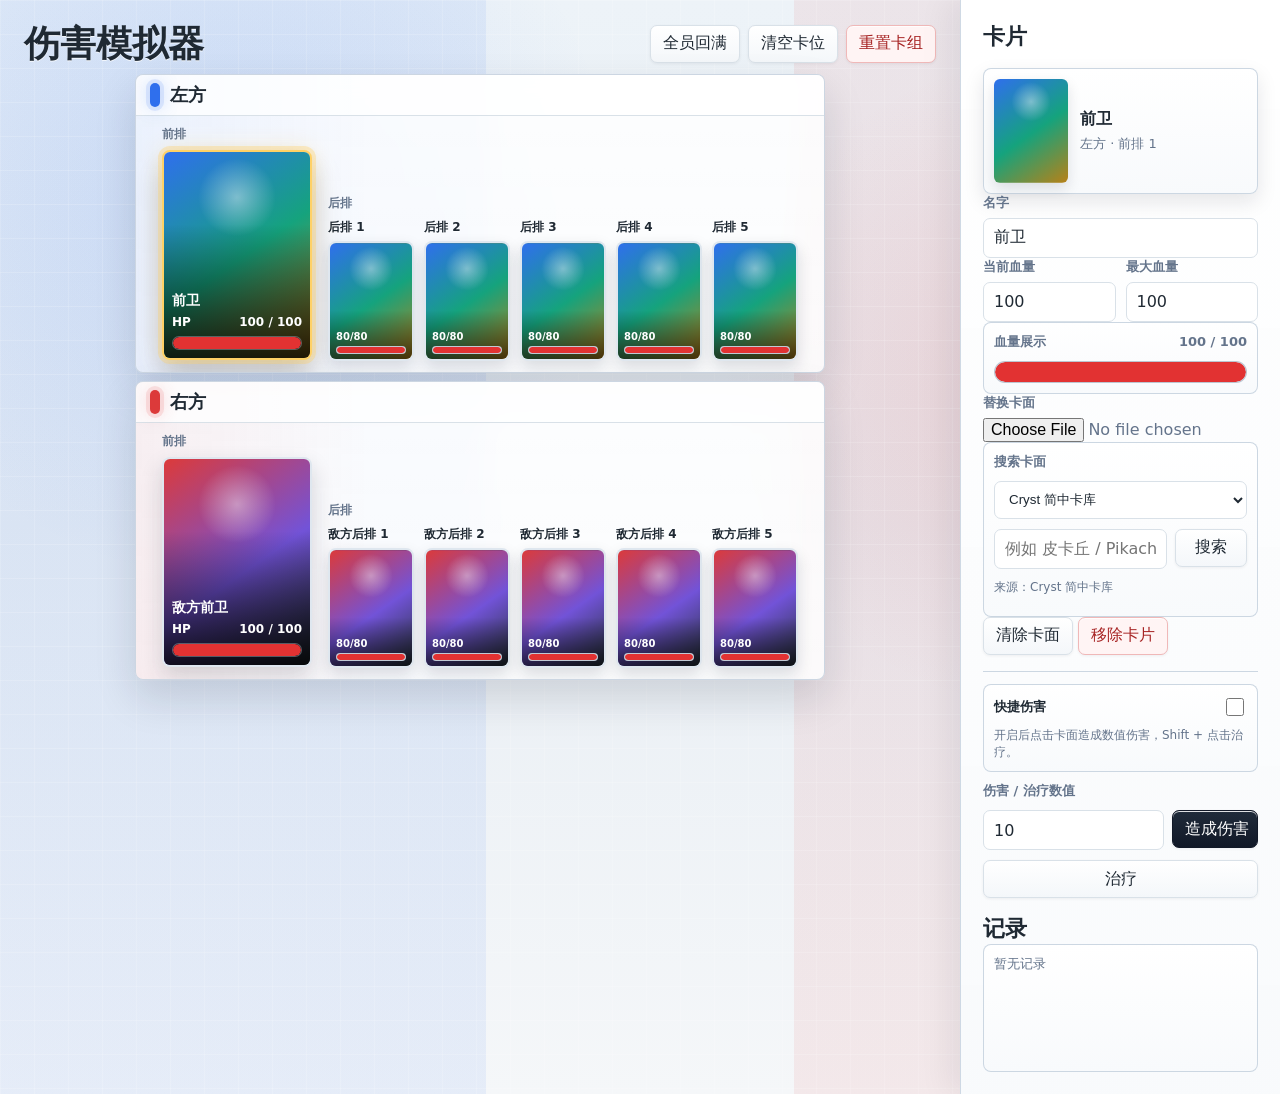
<file: index.html>
<!doctype html>
<html lang="zh-CN">
<head>
  <meta charset="utf-8">
  <meta name="viewport" content="width=device-width, initial-scale=1">
  <title>简易伤害模拟器</title>
  <style>
    :root {
      color-scheme: light;
      --ink: #1f2933;
      --muted: #64748b;
      --line: #d9e1e8;
      --paper: #f8fafc;
      --panel: #ffffff;
      --blue: #2f6fed;
      --red: #dc3a3a;
      --green: #16865f;
      --gold: #b78118;
      --black: #111827;
      --shadow: 0 18px 42px rgba(17, 24, 39, .14);
      --soft-shadow: 0 8px 20px rgba(17, 24, 39, .1);
    }

    * {
      box-sizing: border-box;
    }

    body {
      margin: 0;
      min-height: 100vh;
      font-family: Inter, "PingFang SC", "Microsoft YaHei", system-ui, sans-serif;
      color: var(--ink);
      background:
        linear-gradient(90deg, rgba(47, 111, 237, .08) 0 38%, transparent 38% 62%, rgba(220, 58, 58, .08) 62%),
        radial-gradient(circle at 18% 18%, rgba(47, 111, 237, .12), transparent 28%),
        radial-gradient(circle at 82% 35%, rgba(220, 58, 58, .1), transparent 26%),
        linear-gradient(180deg, #edf3f8 0%, #e8eef4 48%, #f5f7f9 100%);
    }

    button,
    input {
      font: inherit;
    }

    button {
      cursor: pointer;
    }

    .app {
      min-height: 100vh;
      display: grid;
      grid-template-columns: minmax(0, 1fr) 320px;
    }

    .arena-wrap {
      padding: 24px;
      min-width: 0;
      background:
        linear-gradient(rgba(255, 255, 255, .16) 1px, transparent 1px),
        linear-gradient(90deg, rgba(255, 255, 255, .14) 1px, transparent 1px);
      background-size: 34px 34px;
    }

    .topbar {
      display: flex;
      align-items: center;
      justify-content: space-between;
      gap: 16px;
      margin-bottom: 10px;
    }

    h1 {
      margin: 0;
      font-size: clamp(24px, 3vw, 36px);
      line-height: 1.1;
      letter-spacing: 0;
      text-shadow: 0 1px 0 rgba(255, 255, 255, .75);
    }

    .toolbar {
      display: flex;
      flex-wrap: wrap;
      gap: 8px;
      justify-content: flex-end;
    }

    .btn {
      border: 1px solid var(--line);
      background: linear-gradient(180deg, #ffffff, #f4f7fa);
      color: var(--ink);
      height: 38px;
      padding: 0 12px;
      border-radius: 7px;
      box-shadow: 0 1px 0 rgba(255, 255, 255, .85) inset, 0 1px 3px rgba(17, 24, 39, .06);
      transition: transform .15s ease, border-color .15s ease, background .15s ease, box-shadow .15s ease;
      white-space: nowrap;
    }

    .btn:hover {
      transform: translateY(-1px);
      border-color: #a9b8c8;
      box-shadow: 0 1px 0 rgba(255, 255, 255, .9) inset, 0 8px 16px rgba(17, 24, 39, .09);
    }

    .btn:disabled,
    input:disabled {
      cursor: not-allowed;
      opacity: .48;
    }

    .btn.primary {
      background: linear-gradient(180deg, #202b3a, var(--black));
      border-color: var(--black);
      color: white;
    }

    .btn.danger {
      background: #fff4f4;
      border-color: #f0b8b8;
      color: #a62222;
    }

    .battlefield {
      display: grid;
      grid-template-columns: 1fr;
      gap: 8px;
      justify-items: center;
    }

    .side {
      width: min(100%, 690px);
      min-width: 0;
      background:
        linear-gradient(90deg, rgba(47, 111, 237, .08), transparent 34%),
        rgba(255, 255, 255, .82);
      border: 1px solid rgba(202, 213, 225, .96);
      border-radius: 8px;
      box-shadow: var(--shadow);
      overflow: hidden;
      backdrop-filter: blur(10px);
    }

    .side.right {
      background:
        linear-gradient(90deg, rgba(220, 58, 58, .08), transparent 34%),
        rgba(255, 255, 255, .82);
    }

    .side-header {
      display: flex;
      align-items: center;
      gap: 10px;
      padding: 8px 14px;
      border-bottom: 1px solid var(--line);
      background: rgba(255, 255, 255, .78);
    }

    .side-mark {
      width: 10px;
      height: 24px;
      border-radius: 999px;
      background: var(--blue);
      flex: 0 0 auto;
      box-shadow: 0 0 0 4px rgba(47, 111, 237, .12), 0 0 18px rgba(47, 111, 237, .35);
    }

    .side.right .side-mark {
      background: var(--red);
      box-shadow: 0 0 0 4px rgba(220, 58, 58, .12), 0 0 18px rgba(220, 58, 58, .3);
    }

    .side-title {
      margin: 0;
      font-size: 18px;
      letter-spacing: 0;
    }

    .formation {
      padding: 10px 14px;
      display: grid;
      grid-template-columns: 150px max-content;
      gap: 16px;
      align-items: end;
      justify-content: center;
      background: linear-gradient(180deg, rgba(255, 255, 255, .18), rgba(255, 255, 255, .04));
    }

    .row-label {
      margin: 0 0 7px;
      color: var(--muted);
      font-size: 12px;
      font-weight: 800;
    }

    .front-row,
    .back-row {
      display: grid;
      gap: 10px;
    }

    .front-row {
      grid-template-columns: 150px;
      justify-content: center;
    }

    .back-row {
      grid-template-columns: repeat(5, 86px);
      align-items: end;
      justify-content: start;
    }

    .slot {
      min-width: 0;
    }

    .back-row .slot {
      display: grid;
      gap: 5px;
    }

    .slot-name {
      min-height: 16px;
      color: var(--ink);
      font-size: 12px;
      font-weight: 850;
      overflow: hidden;
      text-overflow: ellipsis;
      white-space: nowrap;
      letter-spacing: 0;
      text-shadow: 0 1px 0 rgba(255, 255, 255, .75);
    }

    .card {
      position: relative;
      width: 100%;
      aspect-ratio: 3 / 4.2;
      min-height: 112px;
      border: 2px solid transparent;
      border-radius: 8px;
      padding: 0;
      overflow: hidden;
      background: #dfe7ef;
      color: white;
      box-shadow: 0 10px 22px rgba(17, 24, 39, .16);
      transition: transform .16s ease, border-color .16s ease, box-shadow .16s ease, opacity .2s ease, filter .2s ease;
      animation: cardIn .22s ease both;
    }

    .front-row .card {
      min-height: 164px;
    }

    .back-row .card {
      min-height: 92px;
      box-shadow: 0 7px 16px rgba(17, 24, 39, .14);
    }

    .back-row .card::after {
      background: linear-gradient(180deg, transparent 58%, rgba(0, 0, 0, .62));
    }

    .back-row .hp-tube {
      height: 8px;
      margin-top: 4px;
      border-color: rgba(31, 41, 51, .14);
      background: #dbe4ee;
    }

    .back-row .card-info {
      left: 6px;
      right: 6px;
      bottom: 5px;
    }

    .back-row .name {
      display: none;
    }

    .back-row .hp-text {
      margin-top: 0;
      font-size: 10px;
      line-height: 1;
    }

    .back-row .hp-text span:first-child {
      display: none;
    }

    .card:hover {
      transform: translateY(-3px);
      box-shadow: 0 16px 30px rgba(17, 24, 39, .2);
    }

    .card.selected {
      border-color: #ffd166;
      box-shadow: 0 0 0 4px rgba(255, 209, 102, .34), 0 0 22px rgba(255, 209, 102, .32), 0 18px 30px rgba(17, 24, 39, .22);
    }

    .card.defeated {
      filter: grayscale(.9);
      opacity: .58;
    }

    .card.hit {
      animation: hurt .45s ease;
    }

    .card.heal {
      animation: heal .5s ease;
    }

    .card.placeholder {
      display: grid;
      place-items: center;
      background:
        linear-gradient(135deg, rgba(255, 255, 255, .5), rgba(241, 245, 249, .28)),
        repeating-linear-gradient(135deg, rgba(100, 116, 139, .08) 0 1px, transparent 1px 8px);
      border: 1px solid rgba(148, 163, 184, .58);
      box-shadow: none;
      opacity: .86;
    }

    .card.placeholder:hover {
      border-color: rgba(47, 111, 237, .42);
      box-shadow: 0 0 0 4px rgba(47, 111, 237, .08);
    }

    .card.placeholder::after {
      display: none;
    }

    .slot-line {
      width: 58%;
      height: 2px;
      border-radius: 999px;
      background: rgba(100, 116, 139, .48);
      box-shadow:
        0 8px 0 rgba(100, 116, 139, .18),
        0 -8px 0 rgba(100, 116, 139, .12),
        18px 0 0 -1px rgba(100, 116, 139, .16),
        -18px 0 0 -1px rgba(100, 116, 139, .16);
    }

    .art {
      position: absolute;
      inset: 0;
      background:
        radial-gradient(circle at 50% 22%, rgba(255, 255, 255, .42), transparent 22%),
        linear-gradient(145deg, #2f6fed, #15a37d 52%, #b78118);
      background-size: cover;
      background-position: center;
    }

    .side.right .art {
      background:
        radial-gradient(circle at 50% 22%, rgba(255, 255, 255, .42), transparent 22%),
        linear-gradient(145deg, #dc3a3a, #7253d8 55%, #263238);
      background-size: cover;
      background-position: center;
    }

    .card::after {
      content: "";
      position: absolute;
      inset: 0;
      background: linear-gradient(180deg, transparent 35%, rgba(0, 0, 0, .82));
      pointer-events: none;
    }

    .card-info {
      position: absolute;
      left: 8px;
      right: 8px;
      bottom: 8px;
      z-index: 1;
      text-align: left;
    }

    .name {
      display: block;
      overflow: hidden;
      text-overflow: ellipsis;
      white-space: nowrap;
      font-weight: 800;
      font-size: 14px;
      letter-spacing: 0;
    }

    .hp-text {
      display: flex;
      align-items: center;
      justify-content: space-between;
      gap: 6px;
      margin-top: 5px;
      font-size: 12px;
      font-weight: 700;
    }

    .hp-tube {
      position: relative;
      display: block;
      height: 14px;
      border-radius: 999px;
      overflow: hidden;
      margin-top: 7px;
      background: rgba(17, 24, 39, .5);
      border: 1px solid rgba(255, 255, 255, .3);
    }

    .hp-fill {
      position: relative;
      display: block;
      height: 100%;
      width: 100%;
      min-width: 0;
      border-radius: inherit;
      background: #e23232;
      transition: width .38s ease;
    }

    .hp-tube.large {
      height: 22px;
      margin-top: 10px;
      border-color: rgba(31, 41, 51, .16);
      background: #dbe4ee;
    }

    .float {
      position: absolute;
      inset-inline: 0;
      top: 20%;
      z-index: 3;
      margin: auto;
      width: max-content;
      padding: 4px 9px;
      border-radius: 999px;
      background: rgba(17, 24, 39, .82);
      color: white;
      font-size: 18px;
      font-weight: 900;
      opacity: 0;
      pointer-events: none;
      box-shadow: 0 8px 18px rgba(17, 24, 39, .28);
    }

    .float.show {
      animation: floatText .7s ease forwards;
    }

    .inspector {
      min-height: 100vh;
      border-left: 1px solid rgba(202, 213, 225, .9);
      background:
        linear-gradient(180deg, rgba(255, 255, 255, .92), rgba(248, 250, 252, .94)),
        #ffffff;
      padding: 22px;
      display: flex;
      flex-direction: column;
      gap: 16px;
      box-shadow: -14px 0 28px rgba(17, 24, 39, .06);
    }

    .panel-title {
      margin: 0;
      font-size: 22px;
      letter-spacing: 0;
    }

    .selected-mini {
      display: grid;
      grid-template-columns: 74px minmax(0, 1fr);
      gap: 12px;
      align-items: center;
      padding: 10px;
      border: 1px solid rgba(202, 213, 225, .95);
      border-radius: 8px;
      background: linear-gradient(180deg, #ffffff, #f8fafc);
      box-shadow: var(--soft-shadow);
    }

    .mini-art {
      width: 74px;
      aspect-ratio: 3 / 4.2;
      border-radius: 6px;
      background:
        radial-gradient(circle at 50% 22%, rgba(255, 255, 255, .42), transparent 22%),
        linear-gradient(145deg, #2f6fed, #15a37d 52%, #b78118);
      background-size: cover;
      background-position: center;
      box-shadow: 0 6px 14px rgba(17, 24, 39, .12);
    }

    .mini-art.empty-art {
      display: grid;
      place-items: center;
      border: 1px dashed rgba(100, 116, 139, .62);
      background: rgba(255, 255, 255, .42);
      box-shadow: none;
    }

    .mini-name {
      margin: 0;
      font-weight: 850;
      overflow-wrap: anywhere;
    }

    .mini-position {
      margin: 5px 0 0;
      color: var(--muted);
      font-size: 13px;
    }

    .field {
      display: grid;
      gap: 6px;
    }

    label {
      color: var(--muted);
      font-size: 13px;
      font-weight: 700;
    }

    input[type="text"],
    input[type="number"] {
      width: 100%;
      height: 40px;
      border: 1px solid var(--line);
      border-radius: 7px;
      padding: 0 10px;
      background: #ffffff;
      color: var(--ink);
      outline: none;
      box-shadow: 0 1px 0 rgba(255, 255, 255, .9) inset;
    }

    input[type="text"]:focus,
    input[type="number"]:focus {
      border-color: var(--blue);
      box-shadow: 0 0 0 3px rgba(47, 111, 237, .12);
    }

    input[type="file"] {
      width: 100%;
      color: var(--muted);
    }

    .split {
      display: grid;
      grid-template-columns: 1fr 1fr;
      gap: 10px;
    }

    .hp-preview {
      padding: 10px;
      border: 1px solid rgba(202, 213, 225, .95);
      border-radius: 8px;
      background: linear-gradient(180deg, #ffffff, #f8fafc);
    }

    .hp-preview-top {
      display: flex;
      align-items: center;
      justify-content: space-between;
      gap: 10px;
      color: var(--muted);
      font-size: 13px;
      font-weight: 800;
    }

    .card-search {
      display: grid;
      gap: 10px;
      padding: 10px;
      border: 1px solid rgba(202, 213, 225, .95);
      border-radius: 8px;
      background: linear-gradient(180deg, #ffffff, #f8fafc);
    }

    .search-row {
      display: grid;
      grid-template-columns: minmax(0, 1fr) 72px;
      gap: 8px;
    }

    .search-source {
      width: 100%;
      height: 38px;
      border: 1px solid var(--line);
      border-radius: 7px;
      padding: 0 10px;
      background: white;
      color: var(--ink);
      box-shadow: 0 1px 0 rgba(255, 255, 255, .9) inset;
    }

    .search-results {
      display: grid;
      grid-template-columns: repeat(3, minmax(0, 1fr));
      gap: 8px;
      max-height: 260px;
      overflow: auto;
    }

    .search-card {
      border: 1px solid rgba(202, 213, 225, .95);
      border-radius: 7px;
      background: linear-gradient(180deg, #ffffff, #f8fafc);
      padding: 6px;
      text-align: left;
      display: grid;
      gap: 6px;
      min-width: 0;
      transition: transform .15s ease, border-color .15s ease, box-shadow .15s ease;
    }

    .search-card:hover {
      border-color: #a9b8c8;
      transform: translateY(-2px);
      box-shadow: 0 10px 18px rgba(17, 24, 39, .1);
    }

    .search-card img {
      width: 100%;
      aspect-ratio: 3 / 4.2;
      object-fit: cover;
      border-radius: 5px;
      background: #e5eaf0;
      box-shadow: 0 5px 10px rgba(17, 24, 39, .08);
    }

    .search-card span {
      overflow: hidden;
      text-overflow: ellipsis;
      white-space: nowrap;
      font-size: 12px;
      font-weight: 800;
    }

    .search-card small,
    .search-status {
      color: var(--muted);
      font-size: 12px;
    }

    .actions {
      display: grid;
      gap: 10px;
      padding: 12px 0 0;
      border-top: 1px solid rgba(202, 213, 225, .95);
    }

    .amount-row {
      display: grid;
      grid-template-columns: minmax(0, 1fr) 86px;
      gap: 8px;
    }

    .quick-panel {
      display: grid;
      gap: 8px;
      padding: 10px;
      border: 1px solid rgba(202, 213, 225, .95);
      border-radius: 8px;
      background: linear-gradient(180deg, #ffffff, #f8fafc);
    }

    .toggle-row {
      display: flex;
      align-items: center;
      justify-content: space-between;
      gap: 10px;
      color: var(--ink);
      font-size: 13px;
      font-weight: 800;
    }

    .toggle-row input {
      width: 18px;
      height: 18px;
      accent-color: var(--black);
      flex: 0 0 auto;
    }

    .hint {
      margin: 0;
      color: var(--muted);
      font-size: 12px;
      line-height: 1.45;
    }

    .log {
      min-height: 128px;
      max-height: 220px;
      overflow: auto;
      padding: 10px;
      border: 1px solid rgba(202, 213, 225, .95);
      border-radius: 8px;
      background: linear-gradient(180deg, #ffffff, #f8fafc);
      color: var(--muted);
      font-size: 13px;
      line-height: 1.45;
    }

    .log p {
      margin: 0 0 8px;
      padding: 0 0 7px;
      border-bottom: 1px solid rgba(226, 232, 240, .78);
    }

    .log p:last-child {
      border-bottom: 0;
    }

    .empty {
      color: var(--muted);
      line-height: 1.55;
    }

    @keyframes hurt {
      0%, 100% { transform: translateX(0); }
      12% { transform: translateX(-8px) rotate(-1.2deg); }
      28% { transform: translateX(7px) rotate(1deg); }
      44% { transform: translateX(-5px) rotate(-.8deg); }
      60% { transform: translateX(3px); box-shadow: 0 0 0 999px rgba(220, 58, 58, .36) inset, 0 16px 28px rgba(17, 24, 39, .2); filter: saturate(1.25); }
    }

    @keyframes heal {
      0%, 100% { transform: translateY(0); }
      30% { transform: translateY(-5px); box-shadow: 0 0 0 999px rgba(22, 134, 95, .22) inset, 0 16px 28px rgba(17, 24, 39, .2); }
    }

    @keyframes cardIn {
      0% { opacity: 0; transform: translateY(5px) scale(.98); }
      100% { opacity: 1; transform: translateY(0) scale(1); }
    }

    @keyframes floatText {
      0% { opacity: 0; transform: translateY(12px) scale(.9); }
      18% { opacity: 1; }
      100% { opacity: 0; transform: translateY(-34px) scale(1.05); }
    }

    @media (max-width: 1100px) {
      .app {
        grid-template-columns: 1fr;
      }

      .inspector {
        min-height: auto;
        border-left: 0;
        border-top: 1px solid var(--line);
      }
    }

    @media (max-width: 820px) {
      .arena-wrap {
        padding: 16px;
      }

      .topbar,
      .battlefield {
        grid-template-columns: 1fr;
        display: grid;
      }

      .toolbar {
        justify-content: start;
      }

      .formation {
        grid-template-columns: 128px minmax(0, 1fr);
        gap: 10px;
      }

      .front-row {
        grid-template-columns: 128px;
      }

      .back-row {
        grid-template-columns: repeat(5, clamp(54px, 12vw, 74px));
        gap: 6px;
      }

      .card {
        min-height: 108px;
      }

      .name {
        font-size: 12px;
      }

      .hp-text {
        font-size: 11px;
      }
    }
  </style>
</head>
<body>
  <main class="app">
    <section class="arena-wrap">
      <header class="topbar">
        <div>
          <h1>伤害模拟器</h1>
        </div>
        <div class="toolbar" aria-label="全局操作">
          <button class="btn" id="fullHealBtn" type="button">全员回满</button>
          <button class="btn" id="clearAllBtn" type="button">清空卡位</button>
          <button class="btn danger" id="resetBtn" type="button">重置卡组</button>
        </div>
      </header>

      <section class="battlefield" id="battlefield" aria-label="战场"></section>
    </section>

    <aside class="inspector" aria-label="卡片编辑">
      <h2 class="panel-title">卡片</h2>
      <div id="selectedPanel"></div>
      <div class="actions">
        <div class="quick-panel">
          <label class="toggle-row" for="quickModeInput">
            <span>快捷伤害</span>
            <input id="quickModeInput" type="checkbox">
          </label>
          <p class="hint">开启后点击卡面造成数值伤害，Shift + 点击治疗。</p>
        </div>
        <label for="amountInput">伤害 / 治疗数值</label>
        <div class="amount-row">
          <input id="amountInput" type="number" min="0" step="1" value="10">
          <button class="btn primary" id="damageBtn" type="button">造成伤害</button>
        </div>
        <button class="btn" id="healBtn" type="button">治疗</button>
      </div>
      <section>
        <h2 class="panel-title">记录</h2>
        <div class="log" id="log"></div>
      </section>
    </aside>
  </main>

  <script>
    const STORAGE_KEY = "simple-damage-simulator-v1";
    const teams = [
      { id: "left", name: "左方", className: "left" },
      { id: "right", name: "右方", className: "right" }
    ];
    const oldSetMap = {
      BS: "base1", JU: "base2", FO: "base3", TR: "base5", G1: "gym1", G2: "gym2",
      N1: "neo1", N2: "neo2", N3: "neo3", N4: "neo4", E1: "ecard1", E2: "ecard2", E3: "ecard3",
      RS: "ex1", SS: "ex2", DR: "ex3", MA: "ex4", HL: "ex5", RG: "ex6", TRR: "ex7", DX: "ex8",
      EM: "ex9", UF: "ex10", DS: "ex11", LM: "ex12", HP: "ex13", CG: "ex14", DF: "ex15", PK: "ex16",
      DP: "dp1", MT: "dp2", SW: "dp3", GE: "dp4", MD: "dp5", LA: "dp6", SF: "dp7", PL: "pl1",
      RR: "pl2", SV: "pl3", AR: "pl4", WP: "basep", NP: "np", DPP: "dpp", P1: "pop1", P2: "pop2",
      P3: "pop3", P4: "pop4", P5: "pop5", P6: "pop6", P7: "pop7", P8: "pop8", P9: "pop9",
      BS2: "base4", LC: "base6", SI: "si1", BG: "bp", RM: "ru1"
    };
    let limitlessSocket = null;
    let limitlessSocketReady = false;
    let limitlessPendingSearch = null;

    const defaultCards = [];
    teams.forEach((team) => {
      defaultCards.push({
        id: `${team.id}-front-1`,
        team: team.id,
        row: "front",
        pos: 1,
        name: team.id === "left" ? "前卫" : "敌方前卫",
        hp: 100,
        maxHp: 100,
        occupied: true,
        image: ""
      });
      for (let i = 1; i <= 5; i += 1) {
        defaultCards.push({
          id: `${team.id}-back-${i}`,
          team: team.id,
          row: "back",
          pos: i,
          name: team.id === "left" ? `后排 ${i}` : `敌方后排 ${i}`,
          hp: 80,
          maxHp: 80,
          occupied: true,
          image: ""
        });
      }
    });

    let state = loadState();
    let selectedId = state.selectedId || "left-front-1";

    const battlefield = document.getElementById("battlefield");
    const selectedPanel = document.getElementById("selectedPanel");
    const amountInput = document.getElementById("amountInput");
    const quickModeInput = document.getElementById("quickModeInput");
    const logEl = document.getElementById("log");
    amountInput.value = state.amount ?? 10;
    quickModeInput.checked = Boolean(state.quickMode);

    function loadState() {
      try {
        const saved = JSON.parse(localStorage.getItem(STORAGE_KEY));
        if (saved && Array.isArray(saved.cards)) {
          return {
            cards: defaultCards.map((card) => {
              const savedCard = saved.cards.find((item) => item.id === card.id) || {};
              return { ...card, ...savedCard, occupied: savedCard.occupied ?? card.occupied };
            }),
            logs: Array.isArray(saved.logs) ? saved.logs.slice(0, 18) : [],
            selectedId: saved.selectedId,
            quickMode: Boolean(saved.quickMode),
            amount: saved.amount ?? 10
          };
        }
      } catch (error) {
        console.warn("读取存档失败", error);
      }
      return { cards: defaultCards.map((card) => ({ ...card })), logs: [], quickMode: false, amount: 10 };
    }

    function saveState() {
      state.quickMode = quickModeInput.checked;
      state.amount = Math.max(0, Math.floor(Number(amountInput.value) || 0));
      localStorage.setItem(STORAGE_KEY, JSON.stringify({ ...state, selectedId }));
    }

    function getCard(id = selectedId) {
      return state.cards.find((card) => card.id === id);
    }

    function clampHp(card) {
      card.maxHp = Math.max(1, Number(card.maxHp) || 1);
      card.hp = Math.min(card.maxHp, Math.max(0, Number(card.hp) || 0));
    }

    function positionText(card) {
      return `${card.team === "left" ? "左方" : "右方"} · ${card.row === "front" ? "前排" : "后排"} ${card.pos}`;
    }

    function render() {
      battlefield.innerHTML = teams.map((team) => {
        const front = state.cards.filter((card) => card.team === team.id && card.row === "front");
        const back = state.cards.filter((card) => card.team === team.id && card.row === "back");
        return `
          <article class="side ${team.className}">
            <header class="side-header">
              <span class="side-mark" aria-hidden="true"></span>
              <h2 class="side-title">${team.name}</h2>
            </header>
            <div class="formation">
              <div>
                <p class="row-label">前排</p>
                <div class="front-row">${front.map(cardTemplate).join("")}</div>
              </div>
              <div>
                <p class="row-label">后排</p>
                <div class="back-row">${back.map(cardTemplate).join("")}</div>
              </div>
            </div>
          </article>
        `;
      }).join("");

      renderInspector();
      renderLog();
      saveState();
    }

    function cardTemplate(card) {
      if (!card.occupied) {
        return `
          <div class="slot ${card.row === "back" ? "back-slot" : "front-slot"}">
            <button class="card placeholder ${card.id === selectedId ? "selected" : ""}" data-id="${card.id}" type="button" aria-label="空卡位 ${positionText(card)}">
              <span class="slot-line" aria-hidden="true"></span>
            </button>
          </div>
        `;
      }
      const ratio = Math.max(0, Math.min(1, card.hp / card.maxHp));
      const artStyle = card.image ? `style="background-image:url('${card.image.replaceAll("'", "%27")}')"` : "";
      if (card.row === "back") {
        return `
          <div class="slot back-slot">
            <div class="slot-name" title="${escapeAttr(card.name)}">${escapeHtml(card.name)}</div>
            <button class="card ${card.id === selectedId ? "selected" : ""} ${card.hp <= 0 ? "defeated" : ""}" data-id="${card.id}" type="button" aria-label="${card.name}">
              <span class="art" ${artStyle}></span>
              <span class="float" data-float="${card.id}"></span>
              <span class="card-info">
                <span class="name">${escapeHtml(card.name)}</span>
                <span class="hp-text"><span>HP</span><span>${card.hp}/${card.maxHp}</span></span>
                <span class="hp-tube">
                  <span class="hp-fill" style="width:${ratio * 100}%"></span>
                </span>
              </span>
            </button>
          </div>
        `;
      }
      return `
        <div class="slot front-slot">
          <button class="card ${card.id === selectedId ? "selected" : ""} ${card.hp <= 0 ? "defeated" : ""}" data-id="${card.id}" type="button" aria-label="${card.name}">
            <span class="art" ${artStyle}></span>
            <span class="float" data-float="${card.id}"></span>
            <span class="card-info">
              <span class="name">${escapeHtml(card.name)}</span>
              <span class="hp-text"><span>HP</span><span>${card.hp} / ${card.maxHp}</span></span>
              <span class="hp-tube">
                <span class="hp-fill" style="width:${ratio * 100}%"></span>
              </span>
            </span>
          </button>
        </div>
      `;
    }

    function searchPanelTemplate(title) {
      return `
        <div class="card-search">
          <label for="cardSearchInput">${title}</label>
          <select class="search-source" id="cardSearchSource">
            <option value="cryst">Cryst 简中卡库</option>
            <option value="limitless">Limitless 英文卡库</option>
          </select>
          <div class="search-row">
            <input id="cardSearchInput" type="text" placeholder="例如 皮卡丘 / Pikachu">
            <button class="btn" id="cardSearchBtn" type="button">搜索</button>
          </div>
          <div class="search-status" id="cardSearchStatus">来源：Cryst 简中卡库</div>
          <div class="search-results" id="cardSearchResults"></div>
        </div>
      `;
    }

    function attachSearchHandlers(card) {
      const input = document.getElementById("cardSearchInput");
      const source = document.getElementById("cardSearchSource");
      const button = document.getElementById("cardSearchBtn");
      if (!input || !button) return;
      const runSearch = () => {
        const query = input.value.trim();
        if (!query) return;
        searchCards(query, card, source.value);
      };
      button.addEventListener("click", runSearch);
      input.addEventListener("keydown", (event) => {
        if (event.key === "Enter") runSearch();
      });
      source.addEventListener("change", () => {
        const status = document.getElementById("cardSearchStatus");
        const results = document.getElementById("cardSearchResults");
        if (status) status.textContent = source.value === "cryst" ? "来源：Cryst 简中卡库" : "来源：Limitless TCG Cards";
        if (results) results.innerHTML = "";
        input.placeholder = source.value === "cryst" ? "例如 皮卡丘 / 喷火龙" : "例如 Pikachu / Charizard";
      });
    }

    function searchCards(query, card, source) {
      if (source === "cryst") {
        searchCrystCards(query, card);
        return;
      }
      searchLimitlessCards(query, card);
    }

    function searchLimitlessCards(query, card) {
      const status = document.getElementById("cardSearchStatus");
      const results = document.getElementById("cardSearchResults");
      if (!status || !results) return;
      status.textContent = "正在搜索...";
      results.innerHTML = "";
      limitlessPendingSearch = { query, cardId: card.id };
      ensureLimitlessSocket((data) => {
        if (!limitlessPendingSearch || limitlessPendingSearch.query !== query || limitlessPendingSearch.cardId !== card.id) return;
        const cards = Array.isArray(data.cards) ? data.cards.slice(0, 18) : [];
        if (!cards.length) {
          status.textContent = "没有找到结果";
          return;
        }
        status.textContent = `找到 ${cards.length} 张，点击即可应用`;
        results.innerHTML = cards.map((item, index) => {
          const image = cardImageUrl(item, "sm");
          return `
            <button class="search-card" type="button" data-index="${index}">
              <img src="${image}" alt="${escapeAttr(item.name)}" loading="lazy">
              <span>${escapeHtml(item.name)}</span>
              <small>${escapeHtml(item.set)} ${escapeHtml(item.number)}</small>
            </button>
          `;
        }).join("");
        results.querySelectorAll(".search-card").forEach((button) => {
          button.addEventListener("click", () => {
            const item = cards[Number(button.dataset.index)];
            applyLimitlessCard(card, item);
          });
        });
      }, () => {
        status.textContent = "搜索连接失败，可以稍后再试";
      });
    }

    async function searchCrystCards(query, card) {
      const status = document.getElementById("cardSearchStatus");
      const results = document.getElementById("cardSearchResults");
      if (!status || !results) return;
      status.textContent = "正在搜索简中卡库...";
      results.innerHTML = "";
      try {
        const response = await fetch("https://tcg.mik.moe/api/v3/card/card-basic-search", {
          method: "POST",
          headers: { "Content-Type": "application/json" },
          body: JSON.stringify({ searchText: query, exact: false, unique: false, page: 1, pageSize: 18 })
        });
        const payload = await response.json();
        const cards = Array.isArray(payload?.data?.list) ? payload.data.list : [];
        if (!cards.length) {
          status.textContent = "没有找到简中结果";
          return;
        }
        status.textContent = `找到 ${cards.length} 张，点击即可应用`;
        results.innerHTML = cards.map((item, index) => {
          const image = crystImageUrl(item);
          return `
            <button class="search-card" type="button" data-index="${index}">
              <img src="${image}" alt="${escapeAttr(item.cardName)}" loading="lazy">
              <span>${escapeHtml(item.cardName)}</span>
              <small>${escapeHtml(item.setCode)} ${escapeHtml(item.cardIndex)} ${escapeHtml(item.rarity || "")}</small>
            </button>
          `;
        }).join("");
        results.querySelectorAll(".search-card").forEach((button) => {
          button.addEventListener("click", () => {
            const item = cards[Number(button.dataset.index)];
            applyCrystCard(card, item);
          });
        });
      } catch (error) {
        status.textContent = "简中卡库连接失败，可以稍后再试";
        console.error(error);
      }
    }

    function ensureLimitlessSocket(onMessage, onError) {
      if (!limitlessSocket || limitlessSocket.readyState === WebSocket.CLOSED || limitlessSocket.readyState === WebSocket.CLOSING) {
        limitlessSocketReady = false;
        limitlessSocket = new WebSocket("wss://mew.limitlesstcg.com", "search");
        limitlessSocket.addEventListener("open", () => {
          limitlessSocketReady = true;
          sendLimitlessSearch();
        });
        limitlessSocket.addEventListener("message", (event) => {
          try {
            onMessage(JSON.parse(event.data));
          } catch (error) {
            onError(error);
          }
        });
        limitlessSocket.addEventListener("error", onError);
      } else {
        limitlessSocket.onmessage = (event) => {
          try {
            onMessage(JSON.parse(event.data));
          } catch (error) {
            onError(error);
          }
        };
      }
      if (limitlessSocketReady) sendLimitlessSearch();
    }

    function sendLimitlessSearch() {
      if (!limitlessSocketReady || !limitlessPendingSearch) return;
      limitlessSocket.send(JSON.stringify({ category: "cards", input: limitlessPendingSearch.query, lang: "en" }));
    }

    async function applyLimitlessCard(card, item) {
      card.occupied = true;
      card.name = item.name || card.name;
      card.image = cardImageUrl(item);
      const hp = await fetchLimitlessHp(item);
      applyDetectedHp(card, hp);
      clampHp(card);
      addLog(`${card.name} 使用了 Limitless 卡面`);
      render();
    }

    async function applyCrystCard(card, item) {
      card.occupied = true;
      card.name = item.cardName || card.name;
      card.image = crystImageUrl(item);
      const hp = await fetchCrystHp(item);
      applyDetectedHp(card, hp);
      clampHp(card);
      addLog(`${card.name} 使用了简中卡面`);
      render();
    }

    function applyDetectedHp(card, hp) {
      const value = Math.max(0, Math.floor(Number(hp) || 0));
      if (!value) return;
      card.maxHp = value;
      card.hp = value;
    }

    async function fetchCrystHp(item) {
      try {
        const response = await fetch("https://tcg.mik.moe/api/v3/card/card-detail", {
          method: "POST",
          headers: { "Content-Type": "application/json" },
          body: JSON.stringify({ setCode: item.setCode, cardIndex: item.cardIndex })
        });
        const payload = await response.json();
        return payload?.data?.pokemonAttr?.hp;
      } catch (error) {
        console.error(error);
        return 0;
      }
    }

    async function fetchLimitlessHp(item) {
      try {
        const url = new URL(`https://limitlesstcg.com/api/cards/${item.set}/${item.number}`);
        if (item.translation) {
          url.searchParams.set("translate", "en");
        } else {
          url.searchParams.set("lang", item.language || "en");
        }
        const response = await fetch(url);
        const payload = await response.json();
        return payload?.hp;
      } catch (error) {
        console.error(error);
        return 0;
      }
    }

    function crystImageUrl(item) {
      return `https://tcg.mik.moe/static/img/${item.setCode}/${item.cardIndex}.png`;
    }

    function cardImageUrl(item, size = null) {
      if (isOldInternationalSet(item)) return oldCardImageUrl(item, size);
      const isInternational = item.language !== "jp" && !item.translation;
      const owner = isInternational ? "tpci" : "tpc";
      const lang = isInternational ? item.language : "JP";
      const number = isInternational ? String(item.number).replace(/^(\d{1,2})(a|b)?$/, (_, digits, suffix) => `${digits.padStart(3, "0")}${suffix || ""}`) : item.number;
      const suffix = `R_${lang}${size ? `_${size}` : ""}`.toUpperCase();
      return `https://limitlesstcg.nyc3.cdn.digitaloceanspaces.com/${owner}/${item.set}/${item.set}_${number}_${suffix}.png`;
    }

    function isOldInternationalSet(item) {
      return (item.region || (item.language === "jp" || item.translation ? "tpc" : "int")) === "int" && item.set in oldSetMap;
    }

    function oldCardImageUrl(item, size) {
      let number = item.number;
      if (item.set === "DPP") number = `DP${String(number).padStart(2, "0")}`;
      if (number === "?") number = "question";
      if (size !== "xs" && size !== "sm") number += "_hires";
      return `https://images.pokemontcg.io/${oldSetMap[item.set]}/${number}.png`;
    }

    function renderInspector() {
      const card = getCard();
      if (!card) {
        selectedPanel.innerHTML = `<p class="empty">选择一张卡片后即可编辑。</p>`;
        updateActionButtons();
        return;
      }
      if (!card.occupied) {
        selectedPanel.innerHTML = `
          <div class="selected-mini">
            <div class="mini-art empty-art"><span class="slot-line" aria-hidden="true"></span></div>
            <div>
              <p class="mini-name">空卡位</p>
              <p class="mini-position">${positionText(card)}</p>
            </div>
          </div>
          ${searchPanelTemplate("搜索并放置卡面")}
          <button class="btn primary" id="placeCardBtn" type="button">放置卡片</button>
        `;
        attachSearchHandlers(card);
        document.getElementById("placeCardBtn").addEventListener("click", () => {
          card.occupied = true;
          clampHp(card);
          addLog(`${positionText(card)} 放置了卡片`);
          render();
        });
        updateActionButtons();
        return;
      }
      const miniStyle = card.image ? `style="background-image:url('${card.image.replaceAll("'", "%27")}')"` : "";
      selectedPanel.innerHTML = `
        <div class="selected-mini">
          <div class="mini-art" ${miniStyle}></div>
          <div>
            <p class="mini-name" id="selectedMiniName">${escapeHtml(card.name)}</p>
            <p class="mini-position" id="selectedMiniPosition">${positionText(card)}</p>
          </div>
        </div>
        <div class="field">
          <label for="nameInput">名字</label>
          <input id="nameInput" type="text" value="${escapeAttr(card.name)}" maxlength="18">
        </div>
        <div class="split">
          <div class="field">
            <label for="hpInput">当前血量</label>
            <input id="hpInput" type="number" min="0" step="1" value="${card.hp}">
          </div>
          <div class="field">
            <label for="maxHpInput">最大血量</label>
            <input id="maxHpInput" type="number" min="1" step="1" value="${card.maxHp}">
          </div>
        </div>
        <div class="hp-preview">
          <div class="hp-preview-top">
            <span>血量展示</span>
            <span id="selectedHpText">${card.hp} / ${card.maxHp}</span>
          </div>
          <div class="hp-tube large">
            <span class="hp-fill" id="selectedHpFill" style="width:${Math.max(0, Math.min(1, card.hp / card.maxHp)) * 100}%"></span>
          </div>
        </div>
        <div class="field">
          <label for="imageInput">替换卡面</label>
          <input id="imageInput" type="file" accept="image/*">
        </div>
        ${searchPanelTemplate("搜索卡面")}
        <button class="btn" id="clearImageBtn" type="button">清除卡面</button>
        <button class="btn danger" id="removeCardBtn" type="button">移除卡片</button>
      `;
      attachSearchHandlers(card);

      document.getElementById("nameInput").addEventListener("input", (event) => {
        card.name = event.target.value.trim() || "未命名";
        refreshCardVisual(card);
        refreshInspectorSummary(card);
        saveState();
      });
      document.getElementById("hpInput").addEventListener("input", (event) => {
        if (event.target.value === "") return;
        card.hp = Number(event.target.value);
        clampHp(card);
        event.target.value = card.hp;
        refreshCardVisual(card);
        refreshInspectorSummary(card);
        saveState();
      });
      document.getElementById("maxHpInput").addEventListener("input", (event) => {
        if (event.target.value === "") return;
        card.maxHp = Number(event.target.value);
        clampHp(card);
        event.target.value = card.maxHp;
        const hpInput = document.getElementById("hpInput");
        if (hpInput) hpInput.value = card.hp;
        refreshCardVisual(card);
        refreshInspectorSummary(card);
        saveState();
      });
      document.getElementById("imageInput").addEventListener("change", (event) => {
        const file = event.target.files && event.target.files[0];
        if (!file) return;
        const reader = new FileReader();
        reader.onload = () => {
          card.image = reader.result;
          addLog(`${card.name} 更换了卡面`);
          render();
        };
        reader.readAsDataURL(file);
      });
      document.getElementById("clearImageBtn").addEventListener("click", () => {
        card.image = "";
        addLog(`${card.name} 清除了卡面`);
        render();
      });
      document.getElementById("removeCardBtn").addEventListener("click", () => {
        card.occupied = false;
        addLog(`${card.name} 已从 ${positionText(card)} 移除`);
        render();
      });
      updateActionButtons();
    }

    function renderLog() {
      logEl.innerHTML = state.logs.length
        ? state.logs.map((item) => `<p>${escapeHtml(item)}</p>`).join("")
        : `<p>暂无记录</p>`;
    }

    function addLog(text) {
      state.logs.unshift(text);
      state.logs = state.logs.slice(0, 18);
      saveState();
    }

    function refreshCardVisual(card) {
      const cardEl = document.querySelector(`.card[data-id="${card.id}"]`);
      if (!cardEl) return;
      const ratio = Math.max(0, Math.min(1, card.hp / card.maxHp));
      const slotEl = cardEl.closest(".slot");
      cardEl.setAttribute("aria-label", card.name);
      cardEl.classList.toggle("defeated", card.hp <= 0);
      const nameEl = slotEl.querySelector(".slot-name") || cardEl.querySelector(".name");
      const hpEl = cardEl.querySelector(".hp-text span:last-child");
      const barEl = cardEl.querySelector(".hp-fill");
      if (nameEl) nameEl.textContent = card.name;
      if (hpEl) hpEl.textContent = `${card.hp} / ${card.maxHp}`;
      if (barEl) barEl.style.width = `${ratio * 100}%`;
    }

    function refreshInspectorSummary(card) {
      const miniName = document.getElementById("selectedMiniName");
      const miniPosition = document.getElementById("selectedMiniPosition");
      const selectedHpText = document.getElementById("selectedHpText");
      const selectedHpFill = document.getElementById("selectedHpFill");
      const ratio = Math.max(0, Math.min(1, card.hp / card.maxHp));
      if (miniName) miniName.textContent = card.name;
      if (miniPosition) miniPosition.textContent = positionText(card);
      if (selectedHpText) selectedHpText.textContent = `${card.hp} / ${card.maxHp}`;
      if (selectedHpFill) selectedHpFill.style.width = `${ratio * 100}%`;
    }

    function updateActionButtons() {
      const card = getCard();
      const disabled = !card || !card.occupied;
      document.getElementById("damageBtn").disabled = disabled;
      document.getElementById("healBtn").disabled = disabled;
      amountInput.disabled = disabled;
    }

    function animateCard(cardId, text, type) {
      const cardEl = document.querySelector(`.card[data-id="${cardId}"]`);
      if (!cardEl) return;
      const floatEl = cardEl.querySelector(".float");
      cardEl.classList.remove("hit", "heal");
      void cardEl.offsetWidth;
      cardEl.classList.add(type);
      floatEl.textContent = text;
      floatEl.classList.remove("show");
      void floatEl.offsetWidth;
      floatEl.classList.add("show");
    }

    function getActionAmount() {
      return Math.max(0, Math.floor(Number(amountInput.value) || 0));
    }

    function applyToCard(card, mode, amount) {
      if (!card || !card.occupied || amount <= 0) return;
      const before = card.hp;
      if (mode === "damage") {
        card.hp = Math.max(0, card.hp - amount);
        const delta = before - card.hp;
        addLog(`${card.name} 受到 ${delta} 点伤害`);
        render();
        animateCard(card.id, `-${delta}`, "hit");
      } else {
        card.hp = Math.min(card.maxHp, card.hp + amount);
        const delta = card.hp - before;
        addLog(`${card.name} 回复 ${delta} 点血量`);
        render();
        animateCard(card.id, `+${delta}`, "heal");
      }
    }

    function applyAmount(mode) {
      const card = getCard();
      if (!card || !card.occupied) return;
      applyToCard(card, mode, getActionAmount());
    }

    function escapeHtml(value) {
      return String(value)
        .replaceAll("&", "&amp;")
        .replaceAll("<", "&lt;")
        .replaceAll(">", "&gt;")
        .replaceAll('"', "&quot;")
        .replaceAll("'", "&#039;");
    }

    function escapeAttr(value) {
      return escapeHtml(value).replaceAll("\n", " ");
    }

    battlefield.addEventListener("click", (event) => {
      const cardEl = event.target.closest(".card");
      if (!cardEl) return;
      selectedId = cardEl.dataset.id;
      const card = getCard();
      const shouldQuickApply = quickModeInput.checked && card && card.occupied && !event.altKey;
      if (shouldQuickApply) {
        applyToCard(card, event.shiftKey ? "heal" : "damage", getActionAmount());
      } else {
        render();
      }
    });

    document.getElementById("damageBtn").addEventListener("click", () => applyAmount("damage"));
    document.getElementById("healBtn").addEventListener("click", () => applyAmount("heal"));
    amountInput.addEventListener("input", saveState);
    quickModeInput.addEventListener("change", saveState);
    document.getElementById("fullHealBtn").addEventListener("click", () => {
      state.cards.forEach((card) => {
        if (card.occupied) card.hp = card.maxHp;
      });
      addLog("全员回满");
      render();
    });
    document.getElementById("clearAllBtn").addEventListener("click", () => {
      state.cards.forEach((card) => {
        card.occupied = false;
      });
      addLog("已清空所有卡位");
      render();
    });
    document.getElementById("resetBtn").addEventListener("click", () => {
      state = { cards: defaultCards.map((card) => ({ ...card })), logs: ["已重置卡组"] };
      selectedId = "left-front-1";
      render();
    });

    render();
  </script>
</body>
</html>
</file>
